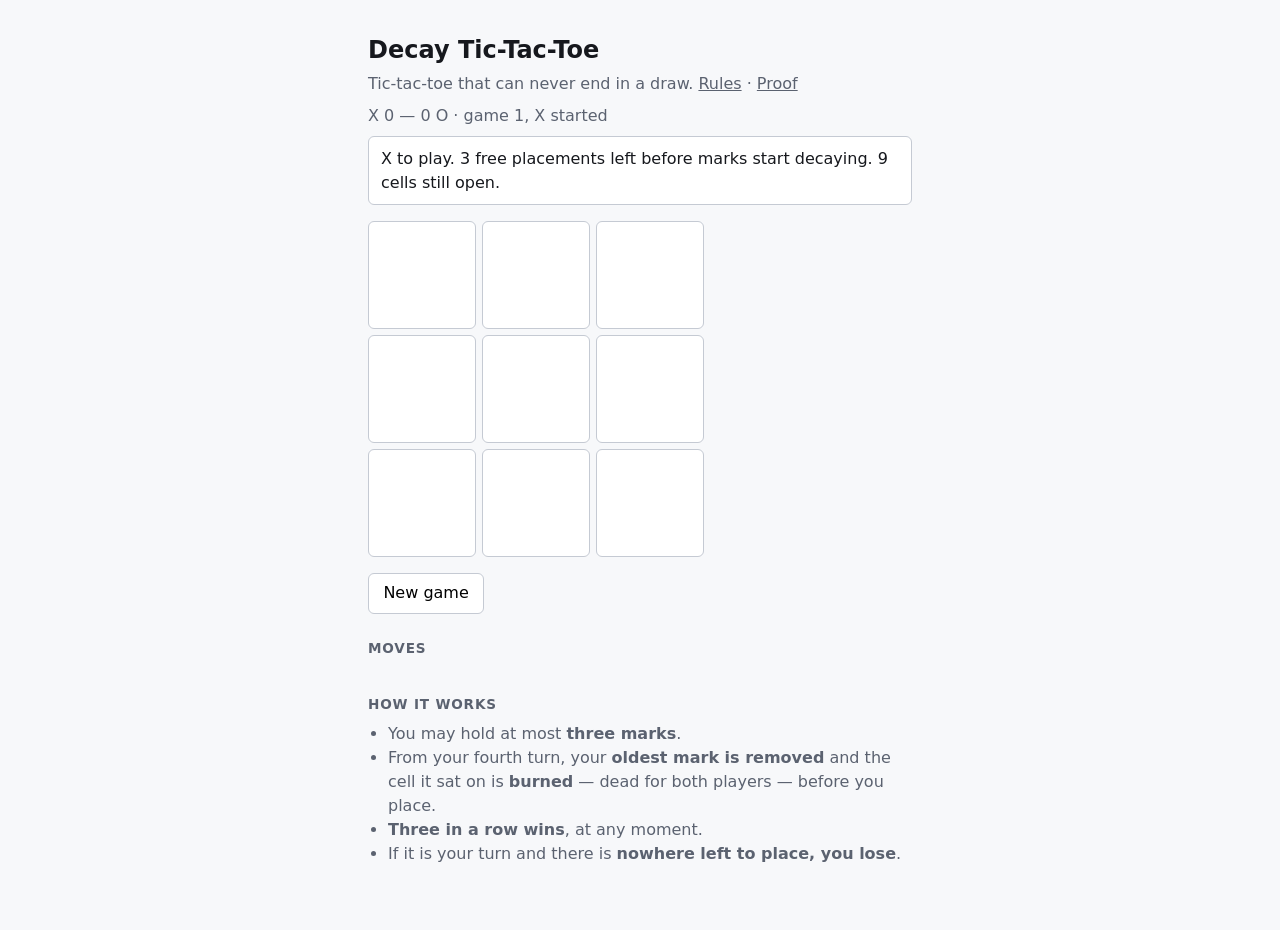
<file: index.html>
<!DOCTYPE html>
<html lang="en">
<head>
<meta charset="utf-8">
<meta name="viewport" content="width=device-width, initial-scale=1">
<title>Decay Tic-Tac-Toe</title>
<!-- Empty inline icon: stops Chrome requesting /favicon.ico and logging a 404. -->
<link rel="icon" href="data:,">
<link rel="stylesheet" href="css/style.css">
</head>
<body>
<main>
  <h1>Decay Tic-Tac-Toe</h1>
  <p class="tagline">
    Tic-tac-toe that can never end in a draw.
    <a href="docs/RULES.md">Rules</a> ·
    <a href="tests.html">Proof</a>
  </p>

  <p id="score" class="score"></p>
  <p id="status" class="status"></p>

  <div id="board" class="board" role="grid" aria-label="game board"></div>

  <div class="controls">
    <button id="swap" type="button" hidden>Swap sides</button>
    <button id="undo" type="button" hidden>Undo</button>
    <button id="new-game" type="button">New game</button>
  </div>

  <section class="log-panel">
    <h2>Moves</h2>
    <ol id="log" class="log"></ol>
  </section>

  <section class="reminder">
    <h2>How it works</h2>
    <ul>
      <li>You may hold at most <strong>three marks</strong>.</li>
      <li>From your fourth turn, your <strong>oldest mark is removed</strong> and the
        cell it sat on is <strong>burned</strong> — dead for both players — before you place.</li>
      <li><strong>Three in a row wins</strong>, at any moment.</li>
      <li>If it is your turn and there is <strong>nowhere left to place, you lose</strong>.</li>
    </ul>
  </section>
</main>

<script type="module" src="js/main.js"></script>
</body>
</html>
</file>
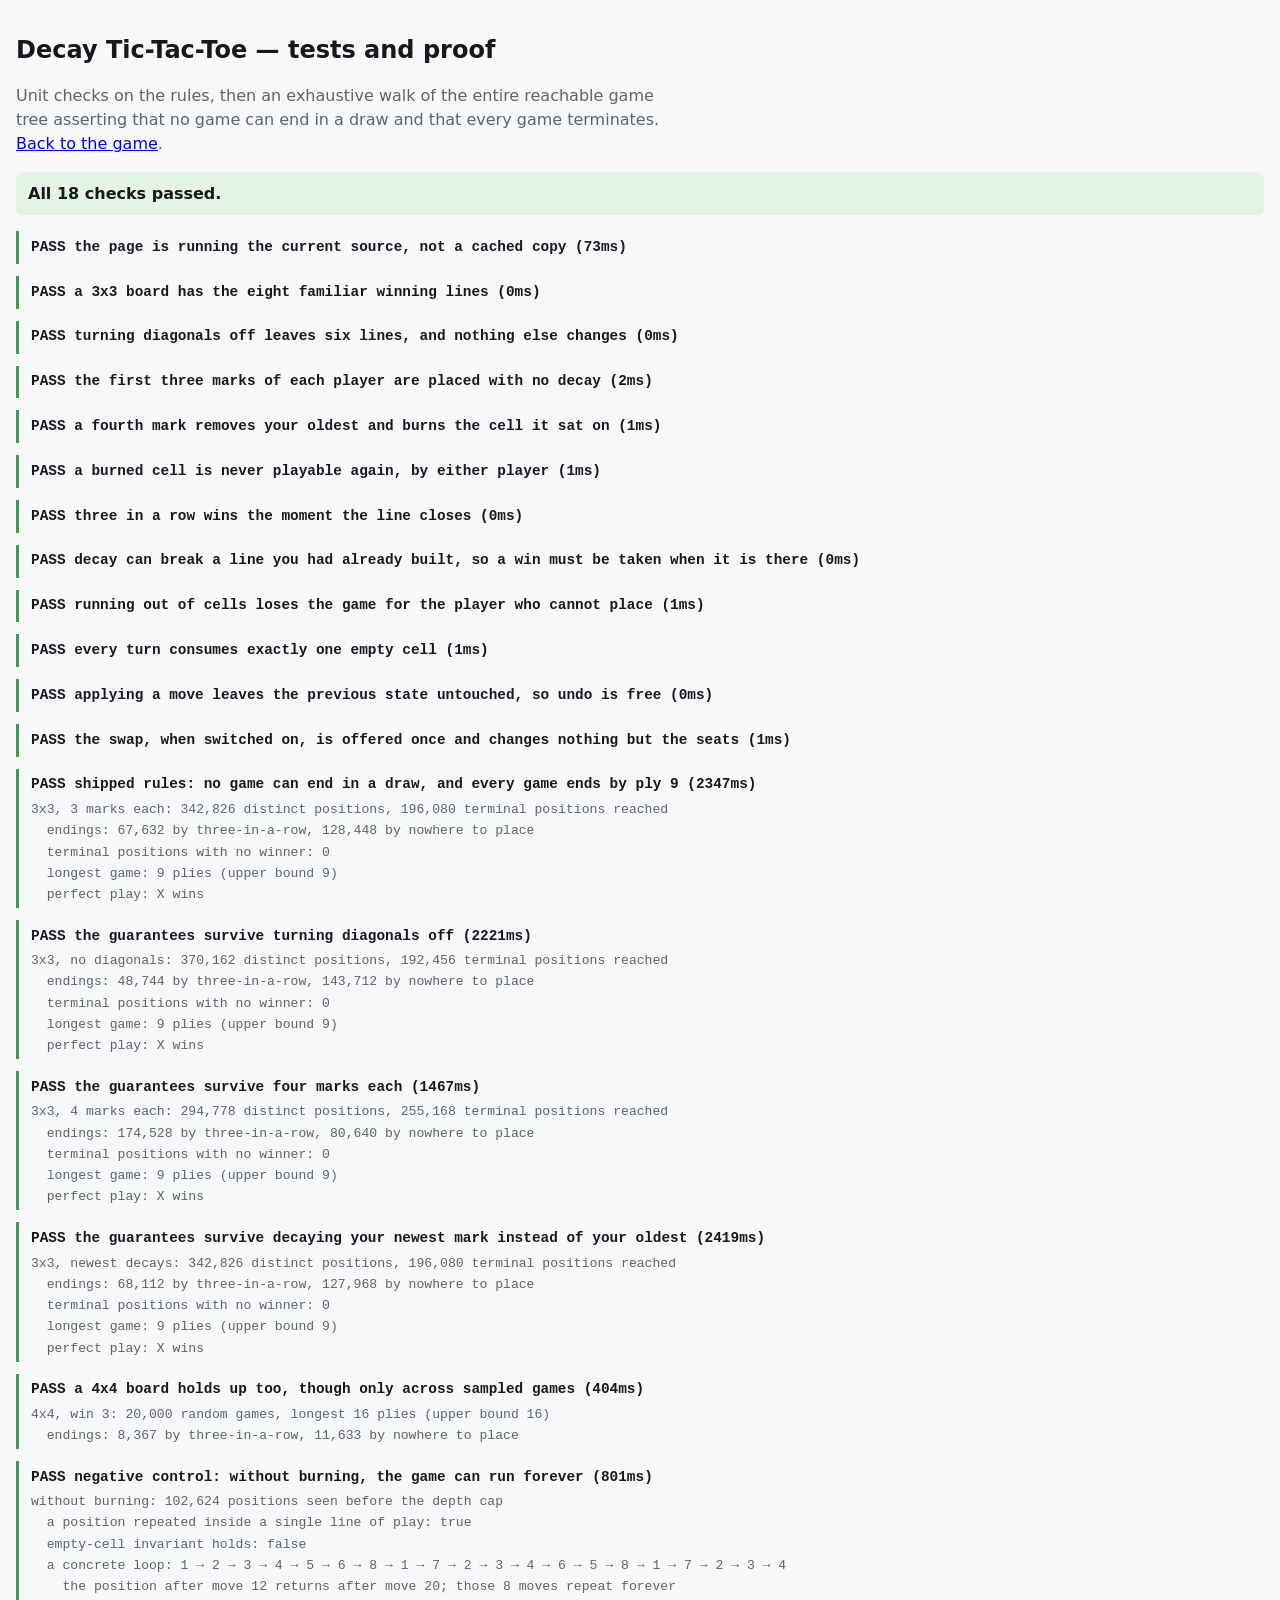
<file: tests.html>
<!DOCTYPE html>
<html lang="en">
<head>
<meta charset="utf-8">
<title>Decay Tic-Tac-Toe — tests and proof</title>
<!-- Empty inline icon: stops Chrome requesting /favicon.ico and logging a 404. -->
<link rel="icon" href="data:,">
<link rel="stylesheet" href="css/style.css">
</head>
<body class="tests">
<h1>Decay Tic-Tac-Toe — tests and proof</h1>
<p class="intro">
  Unit checks on the rules, then an exhaustive walk of the entire reachable game
  tree asserting that no game can end in a draw and that every game terminates.
  <a href="index.html">Back to the game</a>.
</p>
<div id="results"><p class="running">Running…</p></div>

<script type="module">
  import { runAll } from './test/harness.js';
  import './test/engine-tests.js';
  import './test/proof-tests.js';

  const target = document.querySelector('#results');
  target.textContent = '';
  const { failed } = await runAll(target);
  document.title = `${failed === 0 ? 'PASS' : 'FAIL'} — Decay Tic-Tac-Toe tests`;
</script>
</body>
</html>
</file>
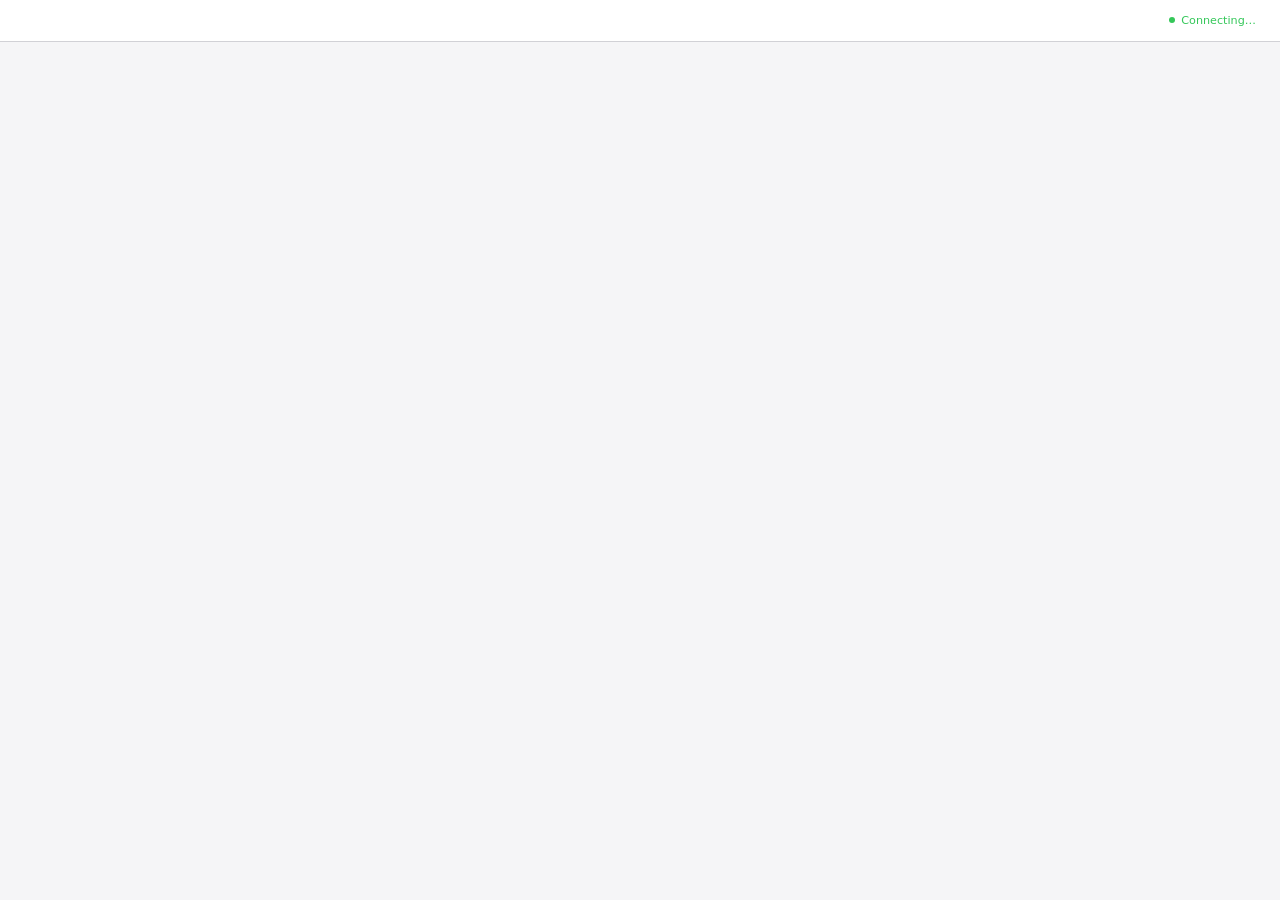
<file: transcript/config/superpowers/skills/brainstorming/scripts/frame-template.html>
<!DOCTYPE html>
<html>
<head>
  <meta charset="utf-8">
  <title>Superpowers Brainstorming</title>
  <style>
    /*
     * BRAINSTORM COMPANION FRAME TEMPLATE
     *
     * This template provides a consistent frame with:
     * - OS-aware light/dark theming
     * - Header branding and connection status
     * - Scrollable main content area
     * - CSS helpers for common UI patterns
     *
     * Content is injected via placeholder comment in #frame-content.
     */

    * { box-sizing: border-box; margin: 0; padding: 0; }
    html, body { height: 100%; overflow: hidden; }

    /* ===== THEME VARIABLES ===== */
    :root {
      --bg-primary: #f5f5f7;
      --bg-secondary: #ffffff;
      --bg-tertiary: #e5e5e7;
      --border: #d1d1d6;
      --text-primary: #1d1d1f;
      --text-secondary: #86868b;
      --text-tertiary: #aeaeb2;
      --accent: #0071e3;
      --accent-hover: #0077ed;
      --success: #34c759;
      --warning: #ff9f0a;
      --error: #ff3b30;
      --selected-bg: #e8f4fd;
      --selected-border: #0071e3;
    }

    @media (prefers-color-scheme: dark) {
      :root {
        --bg-primary: #1d1d1f;
        --bg-secondary: #2d2d2f;
        --bg-tertiary: #3d3d3f;
        --border: #424245;
        --text-primary: #f5f5f7;
        --text-secondary: #86868b;
        --text-tertiary: #636366;
        --accent: #0a84ff;
        --accent-hover: #409cff;
        --selected-bg: rgba(10, 132, 255, 0.15);
        --selected-border: #0a84ff;
      }
    }

    body {
      font-family: system-ui, -apple-system, BlinkMacSystemFont, sans-serif;
      background: var(--bg-primary);
      color: var(--text-primary);
      display: flex;
      flex-direction: column;
      line-height: 1.5;
    }

    /* ===== FRAME STRUCTURE ===== */
    .brand { display: flex; align-items: center; min-width: 0; overflow: hidden; color: var(--text-secondary); line-height: 1; }
    .brand a { color: inherit; text-decoration: none; display: flex; align-items: center; gap: 0.5rem; min-width: 0; max-width: 100%; line-height: 1; }
    .brand-copy { display: block; min-width: 0; overflow: hidden; text-overflow: ellipsis; white-space: nowrap; line-height: 1; transform: translateY(-1px); }
    .brand-logo { display: block; height: 1em; width: auto; max-width: 180px; flex-shrink: 0; filter: invert(1); }
    @media (prefers-color-scheme: dark) {
      .brand-logo { filter: none; }
    }
    .status { font-size: 0.7rem; color: var(--status-color, var(--success)); display: flex; align-items: center; gap: 0.4rem; justify-self: end; white-space: nowrap; line-height: 1; }
    .status::before { content: ''; width: 6px; height: 6px; background: var(--status-color, var(--success)); border-radius: 50%; }

    .main { flex: 1; overflow-y: auto; }
    #frame-content { padding: 2rem; min-height: 100%; }

    .header {
      background: var(--bg-secondary);
      border-bottom: 1px solid var(--border);
      padding: 0.5rem 1.5rem;
      flex-shrink: 0;
      display: grid;
      grid-template-columns: minmax(0, 1fr) auto;
      align-items: center;
      gap: 1rem;
      min-height: 42px;
    }
    .header .brand { justify-self: start; width: 100%; font-size: 0.75rem; line-height: 1; }
    .header .status { grid-column: 2; line-height: 1; }
    .header span {
      font-size: 0.75rem;
      color: var(--text-secondary);
    }
    .header .selected-text {
      color: var(--accent);
      font-weight: 500;
    }

    /* ===== TYPOGRAPHY ===== */
    h2 { font-size: 1.5rem; font-weight: 600; margin-bottom: 0.5rem; }
    h3 { font-size: 1.1rem; font-weight: 600; margin-bottom: 0.25rem; }
    .subtitle { color: var(--text-secondary); margin-bottom: 1.5rem; }
    .section { margin-bottom: 2rem; }
    .label { font-size: 0.7rem; color: var(--text-secondary); text-transform: uppercase; letter-spacing: 0.05em; margin-bottom: 0.5rem; }

    /* ===== OPTIONS (for A/B/C choices) ===== */
    .options { display: flex; flex-direction: column; gap: 0.75rem; }
    .option {
      background: var(--bg-secondary);
      border: 2px solid var(--border);
      border-radius: 12px;
      padding: 1rem 1.25rem;
      cursor: pointer;
      transition: all 0.15s ease;
      display: flex;
      align-items: flex-start;
      gap: 1rem;
    }
    .option:hover { border-color: var(--accent); }
    .option.selected { background: var(--selected-bg); border-color: var(--selected-border); }
    .option .letter {
      background: var(--bg-tertiary);
      color: var(--text-secondary);
      width: 1.75rem; height: 1.75rem;
      border-radius: 6px;
      display: flex; align-items: center; justify-content: center;
      font-weight: 600; font-size: 0.85rem; flex-shrink: 0;
    }
    .option.selected .letter { background: var(--accent); color: white; }
    .option .content { flex: 1; }
    .option .content h3 { font-size: 0.95rem; margin-bottom: 0.15rem; }
    .option .content p { color: var(--text-secondary); font-size: 0.85rem; margin: 0; }

    /* ===== CARDS (for showing designs/mockups) ===== */
    .cards { display: grid; grid-template-columns: repeat(auto-fit, minmax(280px, 1fr)); gap: 1rem; }
    .card {
      background: var(--bg-secondary);
      border: 1px solid var(--border);
      border-radius: 12px;
      overflow: hidden;
      cursor: pointer;
      transition: all 0.15s ease;
    }
    .card:hover { border-color: var(--accent); transform: translateY(-2px); box-shadow: 0 4px 12px rgba(0,0,0,0.1); }
    .card.selected { border-color: var(--selected-border); border-width: 2px; }
    .card-image { background: var(--bg-tertiary); aspect-ratio: 16/10; display: flex; align-items: center; justify-content: center; }
    .card-body { padding: 1rem; }
    .card-body h3 { margin-bottom: 0.25rem; }
    .card-body p { color: var(--text-secondary); font-size: 0.85rem; }

    /* ===== MOCKUP CONTAINER ===== */
    .mockup {
      background: var(--bg-secondary);
      border: 1px solid var(--border);
      border-radius: 12px;
      overflow: hidden;
      margin-bottom: 1.5rem;
    }
    .mockup-header {
      background: var(--bg-tertiary);
      padding: 0.5rem 1rem;
      font-size: 0.75rem;
      color: var(--text-secondary);
      border-bottom: 1px solid var(--border);
    }
    .mockup-body { padding: 1.5rem; }

    /* ===== SPLIT VIEW (side-by-side comparison) ===== */
    .split { display: grid; grid-template-columns: 1fr 1fr; gap: 1.5rem; }
    @media (max-width: 700px) { .split { grid-template-columns: 1fr; } }

    /* ===== PROS/CONS ===== */
    .pros-cons { display: grid; grid-template-columns: 1fr 1fr; gap: 1rem; margin: 1rem 0; }
    .pros, .cons { background: var(--bg-secondary); border-radius: 8px; padding: 1rem; }
    .pros h4 { color: var(--success); font-size: 0.85rem; margin-bottom: 0.5rem; }
    .cons h4 { color: var(--error); font-size: 0.85rem; margin-bottom: 0.5rem; }
    .pros ul, .cons ul { margin-left: 1.25rem; font-size: 0.85rem; color: var(--text-secondary); }
    .pros li, .cons li { margin-bottom: 0.25rem; }

    /* ===== PLACEHOLDER (for mockup areas) ===== */
    .placeholder {
      background: var(--bg-tertiary);
      border: 2px dashed var(--border);
      border-radius: 8px;
      padding: 2rem;
      text-align: center;
      color: var(--text-tertiary);
    }

    /* ===== INLINE MOCKUP ELEMENTS ===== */
    .mock-nav { background: var(--accent); color: white; padding: 0.75rem 1rem; display: flex; gap: 1.5rem; font-size: 0.9rem; }
    .mock-sidebar { background: var(--bg-tertiary); padding: 1rem; min-width: 180px; }
    .mock-content { padding: 1.5rem; flex: 1; }
    .mock-button { background: var(--accent); color: white; border: none; padding: 0.5rem 1rem; border-radius: 6px; font-size: 0.85rem; }
    .mock-input { background: var(--bg-primary); border: 1px solid var(--border); border-radius: 6px; padding: 0.5rem; width: 100%; }
  </style>
</head>
<body>
  <div class="header">
    <!-- BRANDING -->
    <div class="status">Connecting…</div>
  </div>

  <div class="main">
    <div id="frame-content">
      <!-- CONTENT -->
    </div>
  </div>

</body>
</html>
</file>
<file: css/style.css>
/* Plain and legible. The brief does not score visual design, so this stays
   small: enough styling to make burned cells, decaying marks and the winning
   line unmistakable. */

:root {
  --ink: #16181d;
  --muted: #5b6270;
  --line: #c5cad3;
  --page: #f7f8fa;
  --panel: #ffffff;
  --x: #1b5fd0;
  --o: #b3341f;
  --burn: #8b8f98;
  --win: #d8f0d4;
}

* { box-sizing: border-box; }

body {
  margin: 0;
  padding: 2rem 1rem 4rem;
  background: var(--page);
  color: var(--ink);
  font: 16px/1.5 system-ui, -apple-system, "Segoe UI", sans-serif;
}

main { max-width: 34rem; margin: 0 auto; }

h1 { font-size: 1.5rem; margin: 0 0 0.25rem; }
h2 { font-size: 0.85rem; text-transform: uppercase; letter-spacing: 0.06em; color: var(--muted); margin: 0 0 0.5rem; }

.tagline, .score { color: var(--muted); margin: 0 0 0.5rem; }
.tagline a { color: var(--muted); }

.score { font-variant-numeric: tabular-nums; }

.status {
  min-height: 3rem;
  margin: 0 0 1rem;
  padding: 0.6rem 0.75rem;
  background: var(--panel);
  border: 1px solid var(--line);
  border-radius: 6px;
}
.status.over { font-weight: 600; color: var(--ink); }

/* --size comes from the rules, so a bigger board needs no CSS change. */
.board {
  display: grid;
  grid-template-columns: repeat(var(--size, 3), 1fr);
  gap: 6px;
  max-width: 21rem;
}

.cell {
  aspect-ratio: 1;
  display: flex;
  align-items: center;
  justify-content: center;
  font: 600 2.25rem/1 system-ui, sans-serif;
  background: var(--panel);
  border: 1px solid var(--line);
  border-radius: 6px;
  cursor: pointer;
  color: var(--ink);
}

.cell:hover:not(:disabled) { background: #eef2fb; }
.cell:disabled { cursor: default; }

.mark-x { color: var(--x); }
.mark-o { color: var(--o); }

/* The mark that will be removed when the player to move places. */
.cell.decaying {
  opacity: 0.4;
  border-style: dashed;
  border-color: var(--burn);
}

/* Burned: dead ground, never playable again. */
.cell.burned {
  color: var(--burn);
  border-color: var(--line);
  background:
    repeating-linear-gradient(45deg, #e6e8ec 0 6px, #dcdfe5 6px 12px);
}

.cell.winning { background: var(--win); border-color: #7fb877; }

.controls { display: flex; gap: 0.5rem; margin: 1rem 0 1.5rem; }
.controls button {
  font: inherit;
  padding: 0.45rem 0.9rem;
  background: var(--panel);
  border: 1px solid var(--line);
  border-radius: 6px;
  cursor: pointer;
}
.controls button:disabled { color: var(--burn); cursor: default; }
#swap { border-color: var(--x); color: var(--x); }

.log {
  margin: 0;
  padding: 0 0 0 1.5rem;
  max-height: 11rem;
  overflow-y: auto;
  color: var(--muted);
  font-variant-numeric: tabular-nums;
}
.log li.decisive { color: var(--ink); font-weight: 600; }

.reminder { margin-top: 1.75rem; }
.reminder ul { margin: 0; padding-left: 1.25rem; color: var(--muted); }

/* Test page */
body.tests { max-width: none; }
body.tests .intro { color: var(--muted); max-width: 42rem; }
.result { border-left: 3px solid var(--line); padding: 0.1rem 0 0.1rem 0.75rem; margin: 0.75rem 0; }
.result.pass { border-left-color: #3f9b4b; }
.result.fail { border-left-color: #c23a22; }
.result-name { margin: 0.25rem 0; font-weight: 600; font-family: ui-monospace, monospace; font-size: 0.9rem; }
.note { margin: 0.1rem 0; color: var(--muted); font-family: ui-monospace, monospace; font-size: 0.82rem; white-space: pre-wrap; }
.error { color: #c23a22; font-size: 0.8rem; overflow-x: auto; }
.summary { font-weight: 700; padding: 0.6rem 0.75rem; border-radius: 6px; }
.summary.pass { background: #e4f4e2; }
.summary.fail { background: #fbe3de; }
</file>
